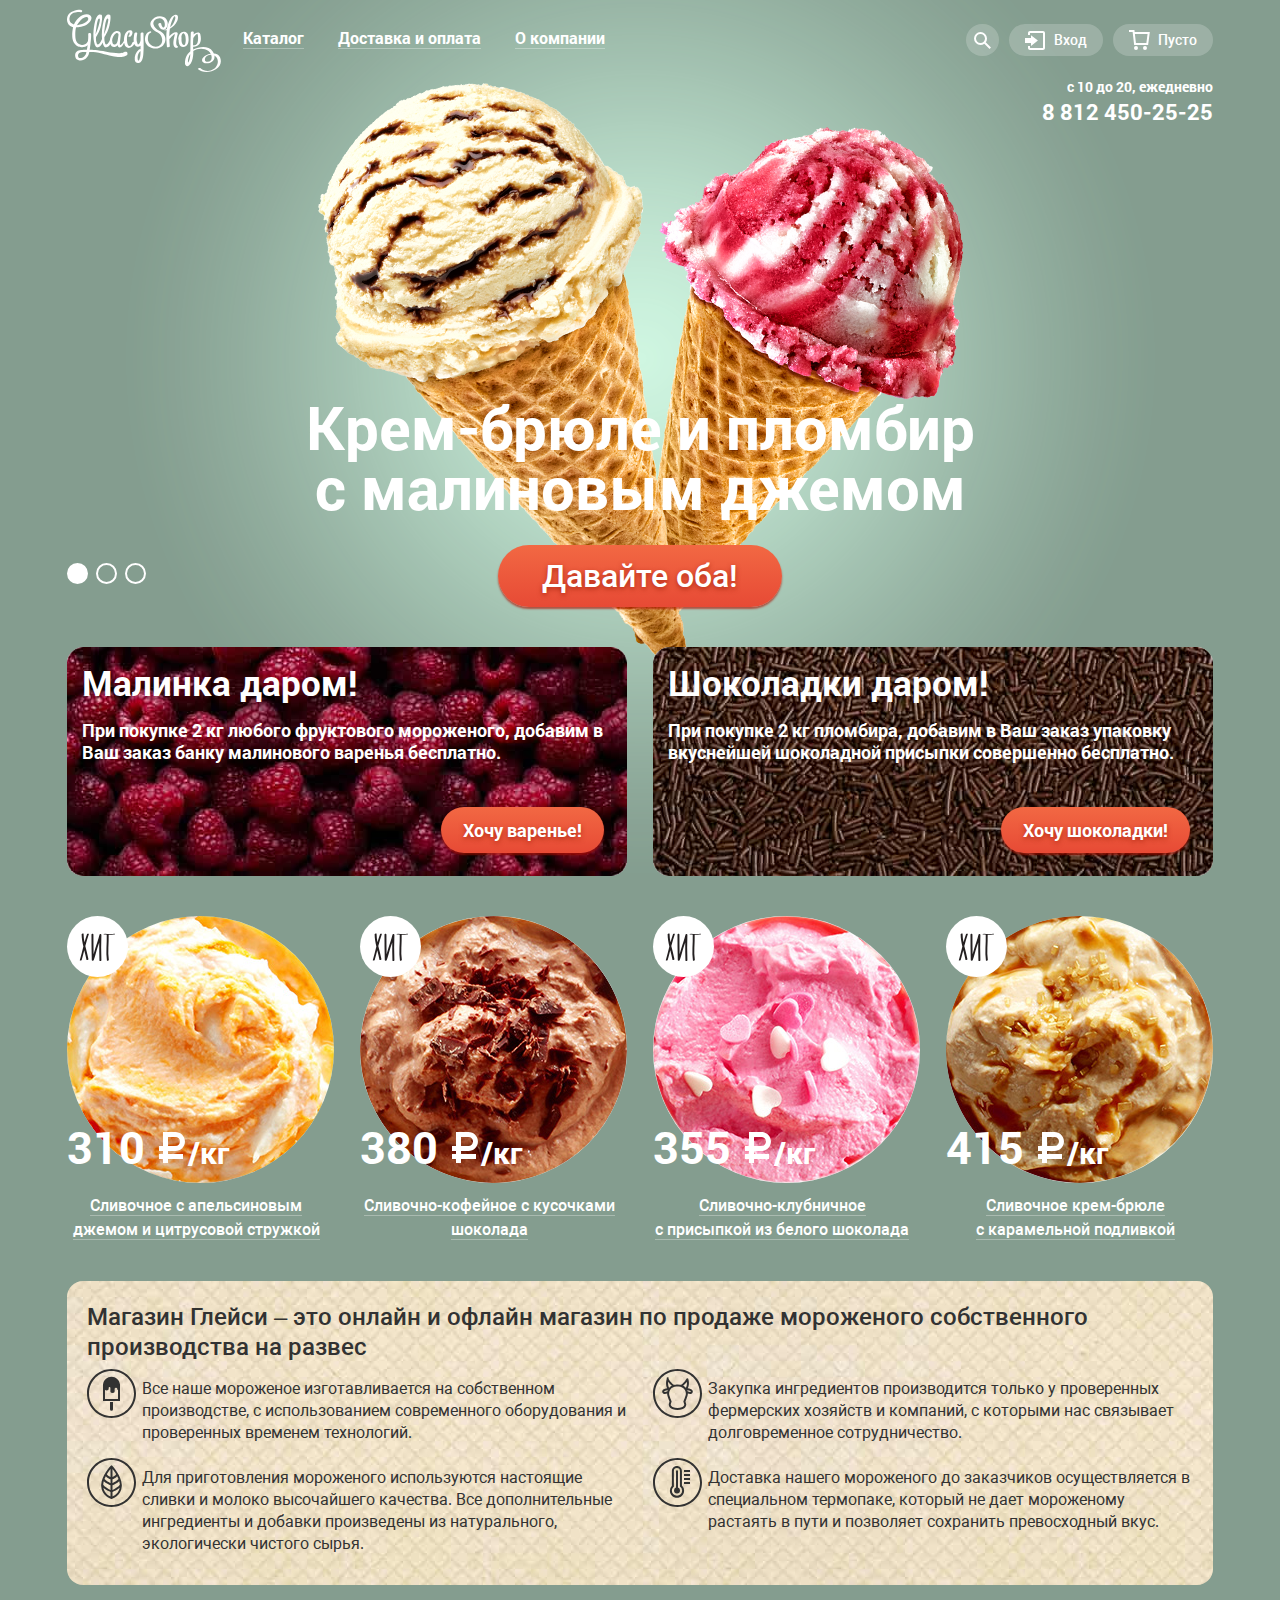
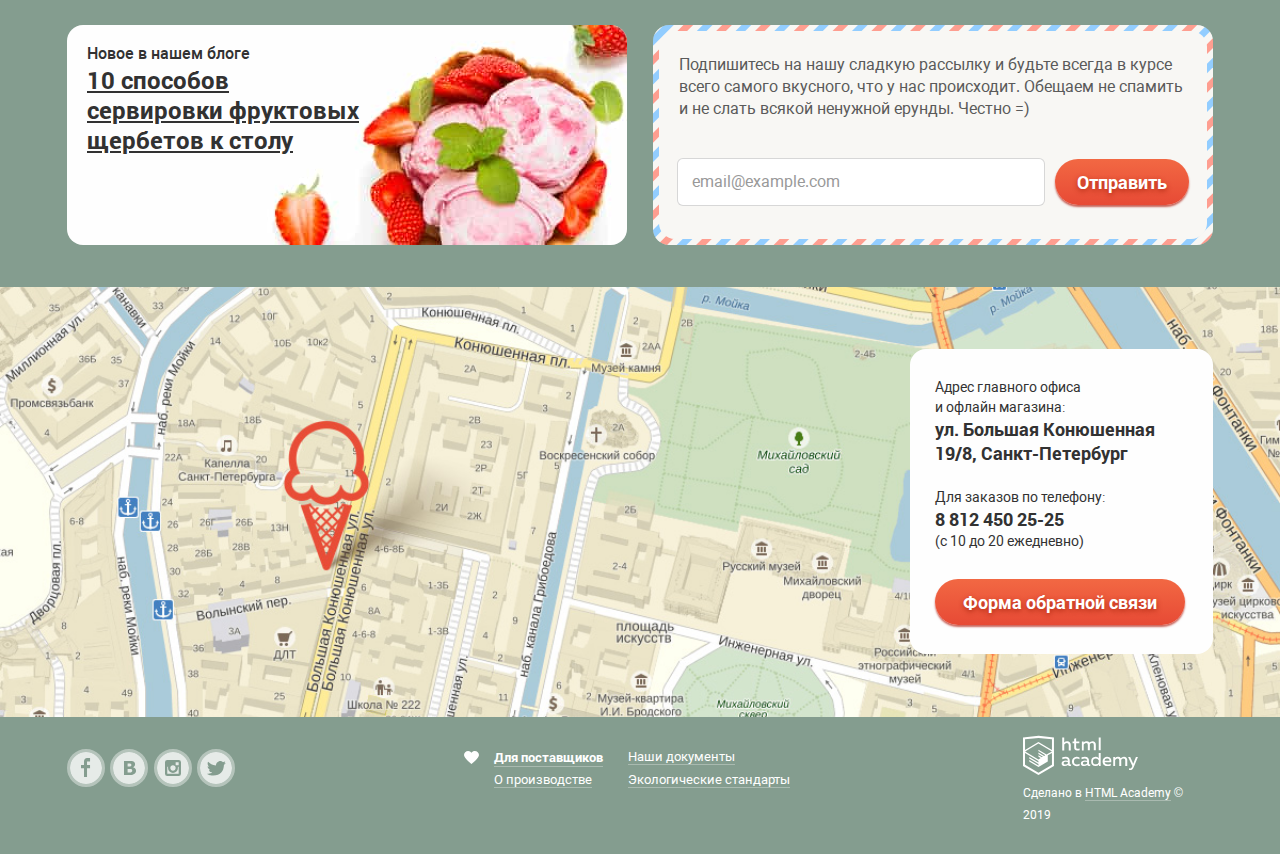
<file: index.html>
<!DOCTYPE html>
<html lang="ru">
  <head>
    <meta charset="utf-8">
    <meta name="viewport" content="width=device-width, initial-scale=1">
    <link rel="stylesheet" href="css/normalize.css">
    <link rel="stylesheet" href="css/style.min.css">
    <title>HTML Academy: Глейси</title>
  </head>
  <body>
    <div class="body-wrapper theme-1">
      <div class="page-wrapper">
        <header class="header">
          <div class="header-wrapper">
            <a href="#" class="logo">
              <img src="img/logo.svg" width="154" height="64" alt="Логотип" aria-label="Логотип">
            </a>
            <nav class="nav">
              <ul class="nav__list">
                <li class="nav__item catalog-nav">
                  <a href="#" class="nav__link">Каталог</a>
                  <ul class="catalog-nav__list catalog-nav__list--display">
                    <li class="catalog-nav__item"><a href="#" class="catalog-nav__link"><b>Новинки</b></a></li>
                    <li class="catalog-nav__item"><a href="./catalog.html" class="catalog-nav__link">Сливочное</a></li>
                    <li class="catalog-nav__item"><a href="#" class="catalog-nav__link">Щербеты</a></li>
                    <li class="catalog-nav__item"><a href="#" class="catalog-nav__link">Фруктовый лед</a></li>
                    <li class="catalog-nav__item"><a href="#" class="catalog-nav__link">Мелорин</a></li>
                  </ul>
                </li>
                <li class="nav__item">
                  <a href="#" class="nav__link">Доставка и оплата</a>
                </li>
                <li class="nav__item">
                  <a href="#" class="nav__link">О компании</a>
                </li>
              </ul>
            </nav>
            <div class="user-nav">
              <ul class="user-nav__list">
                <li class="user-nav__item user-nav__item--search">
                  <div class="popup popup--search">
                    <form class="search" action="https://echo.htmlacademy.ru" method="POST">
                      <label class="search__label visually-hidden" for="search-field">Введите запрос в строку поиска</label>
                      <input class="input input--search" type="text" id="search-field" placeholder="Крем-брюле" name="search-field" required>
                    </form>
                  </div>
                  <button class="nav-btns nav-btns--search" type="button" aria-label="Кнопка открытия формы поиска">
                    <svg width="17" height="17" viewBox="0 0 17 17"><path fill="#fff" d="M16.958 15.527L11.75 10.32A6.455 6.455 0 0 0 13 6.5 6.5 6.5 0 1 0 6.5 13a6.465 6.465 0 0 0 3.839-1.263l5.205 5.204 1.414-1.414zM6.5 11C4.019 11 2 8.981 2 6.5S4.019 2 6.5 2 11 4.019 11 6.5 8.981 11 6.5 11z"></path></svg>
                  </button>
                </li>
                <li class="user-nav__item user-nav__item--login">
                  <div class="popup popup--login">
                    <form class="login" action="https://echo.htmlacademy.ru" method="POST">
                      <label class="login__label visually-hidden" for="login-email"></label>
                      <input class="input input--login" type="email" id="login-email" placeholder="email@example.com" name="email">
                      <label class="login__label visually-hidden" for="login-pass"></label>
                      <input class="input input--login" type="password" id="login-pass" placeholder="*******" name="password">
                      <div class="login-btn">
                        <button class="button button-small" type="submit" aria-label="Кнопка отправки формы входа на сайт">Войти</button>
                        <ul class="login-btn__list">
                          <li class="login-btn__item"><a href="#" class="login-btn__link">Забыли пароль?</a></li>
                          <li class="login-btn__item"><a href="#" class="login-btn__link">Новая регистрация</a></li>
                        </ul>
                      </div>
                    </form>
                  </div>
                  <button class="nav-btns" type="button" aria-label="Кнопка открытия формы входа">
                    <svg width="21" height="19" viewBox="0 0 21 19"><g fill="#fff"><path d="M6 14.875L12.917 9.5 6 4.125v2.917H-.042v4.917H6z"></path><path d="M18 0H5C3.9 0 3 .9 3 2v2h2V2h13v15H5v-2H3v2c0 1.1.9 2 2 2h13c1.1 0 2-.9 2-2V2c0-1.1-.9-2-2-2z"></path></g></svg>
                    <span class="nav-btns__text">Вход</span>
                  </button>
                </li>
                <li class="user-nav__item">
                  <button class="nav-btns" type="button" aria-label="Кнопка открытия корзины">
                    <svg width="21" height="20" viewBox="0 0 21 20"><g fill="#fff"><path d="M5.657 2.031L5.422 0H0v2h3.64l1.5 13h13.988l1.699-12.969H5.657zM17.372 13H6.922L5.888 4.031h12.66L17.372 13z"></path><circle cx="6.984" cy="18" r="2"></circle><circle cx="15.984" cy="18" r="2"></circle></g></svg>
                    <span class="nav-btns__text">Пусто</span>
                  </button>
                </li>
              </ul>
            </div><!-- end .header-btns -->
          </div><!-- end .header-wrapper -->
          <div class="header-contacts">
            <p class="header-contacts__text">с 10 до 20, ежедневно</p>
            <a class="header-contacts__tel" href="tel:+78124502525">8 812 450-25-25</a>
          </div><!-- end .header-contacts -->
        </header>
        <main class="main">
          <h1 class="visually-hidden">Добро пожаловать в магазин мороженного "Глэйси"</h1>
          <section class="slider">
            <h2 class="visually-hidden">Попробуйте наши специальные предложения</h2>
            <ul class="slider__list">
              <li class="slider__item slider__item-1 slider__item--current">
                <h3 class="slider__title">Крем-брюле и пломбир с малиновым джемом</h3>
                <a href="#" class="button button--big">Давайте оба!</a>
              </li>
              <li class="slider__item slider__item-2">
                <h3 class="slider__title">Шоколадный пломбир и лимонный сорбет</h3>
                <a href="#" class="button button--big">Давайте оба!</a>
              </li>
              <li class="slider__item slider__item-3">
                <h3 class="slider__title">Пломбир с помадкой и клубничный щербет</h3>
                <a href="#" class="button button--big">Давайте оба!</a>
              </li>
            </ul>
            <div class="slider__controls">
              <button class="slider__button slider__button-1 slider__button--current" type="button" aria-label="Первый слайд"></button>
              <button class="slider__button slider__button-2" type="button" aria-label="Второй слайд"></button>
              <button class="slider__button slider__button-3" type="button" aria-label="Третий слайд"></button>
            </div>
          </section>
          <div class="content">
            <div class="gift gift--raspberry">
              <h3 class="gift__title">Малинка даром!</h3>
              <p class="gift__text">При покупке 2 кг любого фруктового мороженого, добавим в Ваш заказ банку малинового варенья бесплатно.</p>
              <a href="#" class="button button--medium">Хочу варенье!</a>
            </div>
            <div class="gift gift--chocolate">
              <h3 class="gift__title">Шоколадки даром!</h3>
              <p class="gift__text">При покупке 2 кг пломбира, добавим в Ваш заказ упаковку вкуснейшей шоколадной присыпки совершенно бесплатно.</p>
              <a href="#" class="button button--medium">Хочу шоколадки!</a>
            </div>
            <h2 class="visually-hidden">Хиты продаж</h2>
            <div class="goods goods--hit">
              <img class="goods__img" src="./img/creamy-orange.jpg" width="267" height="267" alt="Сливочное мороженное с апельсиновым джемом и цитрусовой стружкой">
              <p class="goods__cost">310<span class="goods__weight">/кг</span>
              </p>
              <h3 class="goods__title"><a href="#" class="goods__link">Сливочное с апельсиновым джемом и цитрусовой стружкой</a></h3>
              <a href="#" class="button goods__btn">Быстрый просмотр</a>
            </div>
            <div class="goods goods--hit">
              <img class="goods__img" src="./img/creamy-coffee.jpg" width="267" height="267" alt="Сливочно-кофейное мороженное с кусочками шоколада">
              <p class="goods__cost">380<span class="goods__weight">/кг</span>
              </p>
              <h3 class="goods__title"><a href="#" class="goods__link">Сливочно-кофейное с кусочками шоколада</a></h3>
              <a href="#" class="button goods__btn">Быстрый просмотр</a>
            </div>
            <div class="goods goods--hit">
              <img class="goods__img" src="./img/creamy-straw.jpg" width="267" height="267" alt="Сливочно-клубничное мороженное с присыпкой из белого шоколада">
              <p class="goods__cost">355<span class="goods__weight">/кг</span>
              </p>
              <h3 class="goods__title"><a href="#" class="goods__link">Сливочно-клубничное с&nbsp;присыпкой из&nbsp;белого шоколада</a></h3>
              <a href="#" class="button goods__btn">Быстрый просмотр</a>
            </div>
            <div class="goods goods--hit">
              <img class="goods__img" src="./img/creamy-creme-brulee.jpg" width="267" height="267" alt="Сливочное крем-брюле с карамельной подливкой">
              <p class="goods__cost">415<span class="goods__weight">/кг</span>
              </p>
              <h3 class="goods__title"><a href="#" class="goods__link">Сливочное крем-брюле с&nbsp;карамельной подливкой</a></h3>
              <a href="#" class="button goods__btn">Быстрый просмотр</a>
            </div>
            <section class="about-shop">
              <h2 class="about-shop__title">Магазин Глейси&nbsp;– это онлайн и&nbsp;офлайн магазин по&nbsp;продаже мороженого собственного производства на&nbsp;развес</h2>
              <ul class="about-shop__list">
                <li class="about-shop__item about-shop__item--ice-cream">
                  Все наше мороженое изготавливается на собственном производстве, с использованием современного оборудования и проверенных временем технологий.
                </li>
                <li class="about-shop__item about-shop__item--cow">
                  Закупка ингредиентов производится только у проверенных фермерских хозяйств и компаний, с которыми нас связывает долговременное сотрудничество.
                </li>
                <li class="about-shop__item about-shop__item--eco">
                  Для приготовления мороженого используются настоящие сливки и молоко высочайшего качества. Все дополнительные ингредиенты и добавки произведены из натурального, экологически чистого сырья.
                </li>
                <li class="about-shop__item about-shop__item--thermometer">
                  Доставка нашего мороженого до заказчиков осуществляется в специальном термопаке, который не дает мороженому растаять в пути и позволяет сохранить превосходный вкус.
                </li>
              </ul>
            </section><!-- end .about-shop -->
            <div class="new-post">
              <p class="new-post__title">Новое в нашем блоге</p>
              <a href="#" class="new-post__link">10 способов сервировки фруктовых щербетов к&nbsp;столу</a>
            </div>
            <section class="subscription">
              <h2 class="visually-hidden">Подпишитесь на нашу рассылку</h2>
              <div class="subscription__wrapper">
                <p class="subscription__text">Подпишитесь на нашу сладкую рассылку и будьте всегда в курсе всего самого вкусного, что у нас происходит. Обещаем не спамить и не слать всякой ненужной ерунды. Честно =)</p>
                <form action="https://echo.htmlacademy.ru" method="POST" class="subscription__form">
                  <label for="subscription-input" class="subscription__label"></label>
                  <input class="input input--sub" type="email" id="subscription-input" name="email:" placeholder="email@example.com">
                  <button type="submit" class="button subscription__btn">Отправить</button>
                </form><!-- end .subscription__form -->
              </div><!-- end .subscription__wrapper -->
            </section><!-- end .subscription -->
          </div><!-- end .main-content -->
        </main>
      </div><!-- end .page-wrapper -->
      <section class="location">
        <h2 class="visually-hidden">Ждем Вас по адресу</h2>
        <div class="location-container">
          <div class="contacts">
            <p class="contacts__adress">Адрес главного офиса и&nbsp;офлайн&nbsp;магазина:<b>ул. Большая Конюшенная 19/8, Санкт-Петербург</b></p>
            <p class="contacts__order">Для заказов по телефону:
              <a class="contacts__link" href="tel:+78124502525">8 812 450 25-25</a>
              (с 10 до 20 ежедневно)
            </p>
            <a class="button contacts__btn" href="#" aria-label="Форма обратной связи">Форма обратной связи</a>
          </div><!-- end .contacts -->
        </div>
      </section><!-- end .location -->
      <section class="popup popup--feedback">
        <h2 class="popup__title">Мы обязательно вам ответим!</h2>
        <form class="feedback" action="https://echo.htmlacademy.ru" method="POST">
          <label class="feedback__label visually-hidden" for="feedback-name"></label>
          <input class="input input--feedback" type="text" id="feedback-name" placeholder="Имя Фамилия" name="name">
          <label class="feedback__label visually-hidden" for="feedback-email"></label>
          <input class="input input--feedback" type="email" id="feedback-email" placeholder="email@example.com" name="email">
          <label class="feedback__label visually-hidden" for="feedback-field"></label>
          <textarea class="feedback__field" name="feedback-field" id="feedback-field" cols="50" rows="4" placeholder="В свободной форме"></textarea>
          <button class="button" type="submit">Отправить</button>
          <a href="#" class="feedback__close">
            <svg width="18" height="17" fill="none"><path d="M18 1.42L16.49 0l-7.5 7.08L1.5 0 0 1.42l7.5 7.07L0 15.57 1.5 17 9 9.92 16.48 17 18 15.57 10.5 8.5 18 1.42z" fill="#231F20"/></svg>
          </a>
        </form>
      </section><!-- end .feedback -->
      <div class="page-wrapper">
        <footer class="footer">
          <div class="social">
            <h3 class="visually-hidden">Мы в социальных сетях</h3>
            <ul class="social__list">
              <li class="social__item">
                <a href="#" class="social__btn">
                  <span class="visually-hidden">Facebook</span>
                  <svg width="32" height="32" viewBox="0 0 32 32"><path fill="#FFF" d="M16 0C7.164 0 0 7.163 0 16s7.164 16 16 16c8.837 0 16-7.164 16-16S24.837 0 16 0zm4.062 9.455h-3.021v3.444h3.021v3.445h-3.021v8.61H14.02v-8.61H11v-3.445h3.021V9.455c0-1.902 1.353-3.445 3.021-3.445h3.021v3.445z"></path></svg>
                </a>
              </li>
              <li class="social__item">
                <a href="#" class="social__btn">
                  <span class="visually-hidden">VK</span>
                  <svg width="32" height="32" viewBox="0 0 32 32"><g fill="#FFF"><path d="M16.637 14.495c.402-.019.719-.082.951-.188.326-.145.54-.33.641-.559.101-.229.15-.496.15-.797 0-.232-.058-.465-.174-.697-.116-.232-.322-.405-.617-.517-.264-.1-.592-.155-.984-.165a76.242 76.242 0 0 0-1.652-.014h-.339v2.965h.565c.571 0 1.057-.009 1.459-.028zM18.118 17.084c-.282-.081-.672-.125-1.166-.132a127.97 127.97 0 0 0-1.55-.009h-.79v3.493h.264c1.014 0 1.74-.003 2.18-.009a3.2 3.2 0 0 0 1.212-.245c.377-.157.633-.364.774-.625s.214-.562.214-.9c0-.446-.088-.788-.261-1.03-.17-.241-.464-.423-.877-.543z"></path><path d="M16 0C7.164 0 0 7.164 0 16c0 8.837 7.164 16 16 16 8.837 0 16-7.163 16-16 0-8.836-7.163-16-16-16zm6.602 20.531a3.73 3.73 0 0 1-1.124 1.327c-.552.415-1.161.71-1.823.886s-1.501.264-2.519.264h-6.121V8.987h5.443c1.13 0 1.957.038 2.48.113a5.126 5.126 0 0 1 1.561.5c.533.27.929.632 1.189 1.087.26.455.392.975.392 1.558 0 .678-.179 1.278-.536 1.795-.358.518-.863.92-1.517 1.208v.075c.917.182 1.642.559 2.179 1.13.537.571.807 1.325.807 2.261 0 .678-.138 1.283-.411 1.817z"></path></g></svg>
                </a>
              </li>
              <li class="social__item">
                <a href="#" class="social__btn">
                  <span class="visually-hidden">Instagram</span>
                  <svg width="32" height="32" viewBox="0 0 32 32"><g fill="#FFF"><path d="M20.916 16a4.938 4.938 0 1 1-9.877 0c0-.394.051-.773.138-1.14h-.897v6.838h11.396V14.86h-.897c.086.367.137.746.137 1.14z"></path><path d="M15.978 18.659c1.466 0 2.659-1.193 2.659-2.659s-1.193-2.659-2.659-2.659c-1.466 0-2.659 1.193-2.659 2.659s1.192 2.659 2.659 2.659zM18.637 10.302h3.039v3.039h-3.039z"></path><path d="M16 0C7.164 0 0 7.164 0 16c0 8.837 7.164 16 16 16 8.837 0 16-7.163 16-16 0-8.836-7.163-16-16-16zm7.955 21.698a2.285 2.285 0 0 1-2.279 2.279H10.279A2.285 2.285 0 0 1 8 21.698V10.302a2.286 2.286 0 0 1 2.279-2.279h11.396a2.286 2.286 0 0 1 2.279 2.279v11.396z"></path></g></svg>
                </a>
              </li>
              <li class="social__item">
                <a href="#" class="social__btn">
                  <span class="visually-hidden">Twitter</span>
                  <svg width="32" height="32" viewBox="0 0 32 32"><path fill="#FFF" d="M16 0C7.164 0 0 7.164 0 16c0 8.837 7.164 16 16 16 8.837 0 16-7.163 16-16 0-8.836-7.163-16-16-16zm7.944 12.809c-.251 6.516-3.463 10.832-10.992 10.702h-.486c-.447 0-4.543-.443-5.344-1.823 2.479.19 4.247-.406 5.12-1.136-1.048-.289-2.923-.461-3.251-2.848.384.104.618.221 1.299.113-1.307-.824-2.758-1.519-2.679-3.643.311.317 1.164.518 1.46.457-.768-.233-2.149-3.244-.974-4.781 1.984 1.79 4.075 3.482 7.804 3.643.227-2.214 1.24-3.699 3.168-4.325 1.84-.479 3.255.26 3.901 1.138.737-.224 1.453-.466 2.193-.685-.004.833-.569 1.463-.935 1.709.747.165 1.423-.475 1.423-.475-.184.963-1.094 1.725-1.707 1.954z"></path></svg>
                </a>
              </li>
            </ul><!-- end .social__list -->
          </div><!-- end .social -->
          <div class="footer-info">
            <ul class="footer-info__list">
              <li class="footer-info__item footer-info__heart">
                <svg width="15" height="13" viewBox="0 0 15 13"><path fill="#FFF" d="M10.799 0c-1.35 0-2.551.65-3.3 1.661A4.097 4.097 0 0 0 4.199 0C1.875 0 0 1.806 0 4.044 0 7.223 7.499 13 7.499 13s7.499-5.777 7.499-8.956C14.998 1.806 13.123 0 10.799 0z"></path></svg>
                <a href="#" class="footer-info__link">Для поставщиков</a>
              </li>
              <li class="footer-info__item">
                <a href="#" class="footer-info__link">Наши документы</a>
              </li>
              <li class="footer-info__item">
                <a href="#" class="footer-info__link">О производстве</a>
              </li>
              <li class="footer-info__item">
                <a href="#" class="footer-info__link">Экологические стандарты</a>
              </li>
            </ul>
          </div><!-- end .footer-info -->
          <div class="footer__copyright">
            <a class="footer__btn" href="https://htmlacademy.ru/intensive/htmlcss" target="_blank" aria-label="Онлайн‑курс HTML и CSS. Профессиональная вёрстка сайтов">
              <svg width="115" height="41" data-name="Layer 1" viewBox="0 0 108.08 36.85"><path d="M44.61 26.86a2 2 0 00.55-.1v1.33a3.25 3.25 0 01-1.18.21 1.67 1.67 0 01-1.67-1 4.84 4.84 0 01-3.14 1.08c-1.51 0-2.91-.83-2.91-2.55 0-2.13 2-2.79 3.71-2.79a11.08 11.08 0 012.17.25v-.3c0-1-.76-1.77-2.19-1.77a7.42 7.42 0 00-3 .64v-1.7a10.21 10.21 0 013.19-.55c2.36 0 3.81 1.12 3.81 3.65v3a.54.54 0 00.49.59h.17zm-6.44-1.13a1.35 1.35 0 001.46 1.25h.11a3.39 3.39 0 002.41-1v-1.42a9.72 9.72 0 00-1.81-.21c-1 0-2.16.33-2.16 1.38zm12.36-6.11a5 5 0 012.57.64v1.72a4.08 4.08 0 00-2.3-.7 2.75 2.75 0 100 5.49 5 5 0 002.43-.64v1.71a6.27 6.27 0 01-2.76.57A4.21 4.21 0 0146 24.49v-.41a4.32 4.32 0 014.18-4.46h.38zm12.17 7.24a2 2 0 00.55-.1v1.33a3.25 3.25 0 01-1.18.21 1.67 1.67 0 01-1.67-1 4.84 4.84 0 01-3.14 1.08c-1.51 0-2.91-.83-2.91-2.55 0-2.13 2-2.79 3.71-2.79a11.08 11.08 0 012.17.25v-.3c0-1-.76-1.77-2.19-1.77a7.42 7.42 0 00-3 .64v-1.7a10.21 10.21 0 013.19-.55c2.36 0 3.81 1.12 3.81 3.65v3a.54.54 0 00.49.59h.17zm-6.44-1.13a1.35 1.35 0 001.47 1.25h.11a3.39 3.39 0 002.41-1v-1.42a9.72 9.72 0 00-1.81-.21c-1.06 0-2.16.33-2.16 1.38zM73 15.98v12.2h-1.65v-1.32a3.88 3.88 0 01-3.19 1.54 4.4 4.4 0 010-8.78 3.81 3.81 0 013 1.3v-4.94H73zm-4.53 5.22a2.76 2.76 0 100 5.52 2.86 2.86 0 002.68-1.74v-2a2.91 2.91 0 00-2.66-1.73zM79 19.62c3.31 0 4.46 2.68 3.92 5.09H76.7c.21 1.5 1.67 2.11 3.19 2.11a6.11 6.11 0 002.64-.59v1.6a7.14 7.14 0 01-3 .57c-2.53 0-4.75-1.42-4.75-4.42a4.18 4.18 0 014-4.39H79zm.09 1.54a2.28 2.28 0 00-2.44 2.1v.06h4.65a2 2 0 00-2.17-2.16zm5.73 7v-8.31h1.65v1a3.81 3.81 0 012.78-1.27 2.86 2.86 0 012.64 1.4 4.12 4.12 0 012.91-1.33 3.06 3.06 0 013.2 3.33v5.2h-1.9v-5.15a1.59 1.59 0 00-1.42-1.75h-.26a2.8 2.8 0 00-2.07 1.12v5.78h-1.9v-5.15A1.59 1.59 0 0089 21.29h-.2a3 3 0 00-2.21 1.29v5.63h-1.73zm21.31-8.33h1.9l-3.91 9.46c-.9 2.17-2.09 2.86-3.35 2.86a4.76 4.76 0 01-1.1-.14v-1.57a2.86 2.86 0 00.85.12c.9 0 1.58-.64 2.07-1.9l.17-.42-4-8.4h2l2.86 6.29zM38.73 1.44V6.2a3.81 3.81 0 012.7-1.14 3.25 3.25 0 013.44 3.4v5.15H43V8.7a1.81 1.81 0 00-1.61-2h-.3a2.93 2.93 0 00-2.32 1.39v5.52h-1.9V1.44h1.9zm11.21.85v3h3v1.6h-3v3.81c0 1.1.5 1.46 1.58 1.46a4.49 4.49 0 001.69-.33v1.6a6.8 6.8 0 01-2.21.35 2.55 2.55 0 01-2.86-2.74V6.87h-1.56V5.24h1.5V2.72zm5.4 11.31V5.26H57v1a3.81 3.81 0 012.77-1.28 2.86 2.86 0 012.6 1.33 4.12 4.12 0 012.91-1.33 3.06 3.06 0 013.16 3.4v5.21h-1.9V8.44a1.59 1.59 0 00-1.42-1.75h-.23a2.8 2.8 0 00-2.07 1.12v5.78h-1.9V8.44a1.59 1.59 0 00-1.42-1.75h-.23a3 3 0 00-2.21 1.29v5.63h-1.72zM71.17 1.43H73v12.15h-1.83V1.43zM14.71-.02h-.16L0 1.52v26.67l14.55 8.66 14.55-8.66V1.52zm12.5 27.1l-12.66 7.54L1.9 27.1V16.16l12.59 7.5v1.32l-8.63-5.1v1.31l8.68 5.21v1.39l-8.67-5.16v1.35l8.68 5.21 8.75-5.24v-5.66l3.9-2.31V27.1zm0-12.53l-3.48 2-1.6 1-7.62-4.57v1.31L21 18.21l-.14.09-1 .54-5.37-3.2v1.34l4.24 2.52-1 .67-3.2-1.9v1.31l2.1 1.24-2.13 1.26L2 14.63l12.51-7.54zm0-1.32L14.49 5.74 1.91 13.23v-10L14.56 1.9l12.65 1.33v10z" fill="#ffffff"/></svg>
            </a>
            <p class="footer__text">Сделано в <a href="https://htmlacademy.ru/intensive/htmlcss" class="footer__link">HTML Academy</a> © 2019</p>
          </div><!-- end .footer__copyright -->
        </footer>
      </div><!-- end .page-wrapper -->
    </div>
    <script type="text/javascript" src="js/script.min.js"></script>
  </body>
</html>
</file>
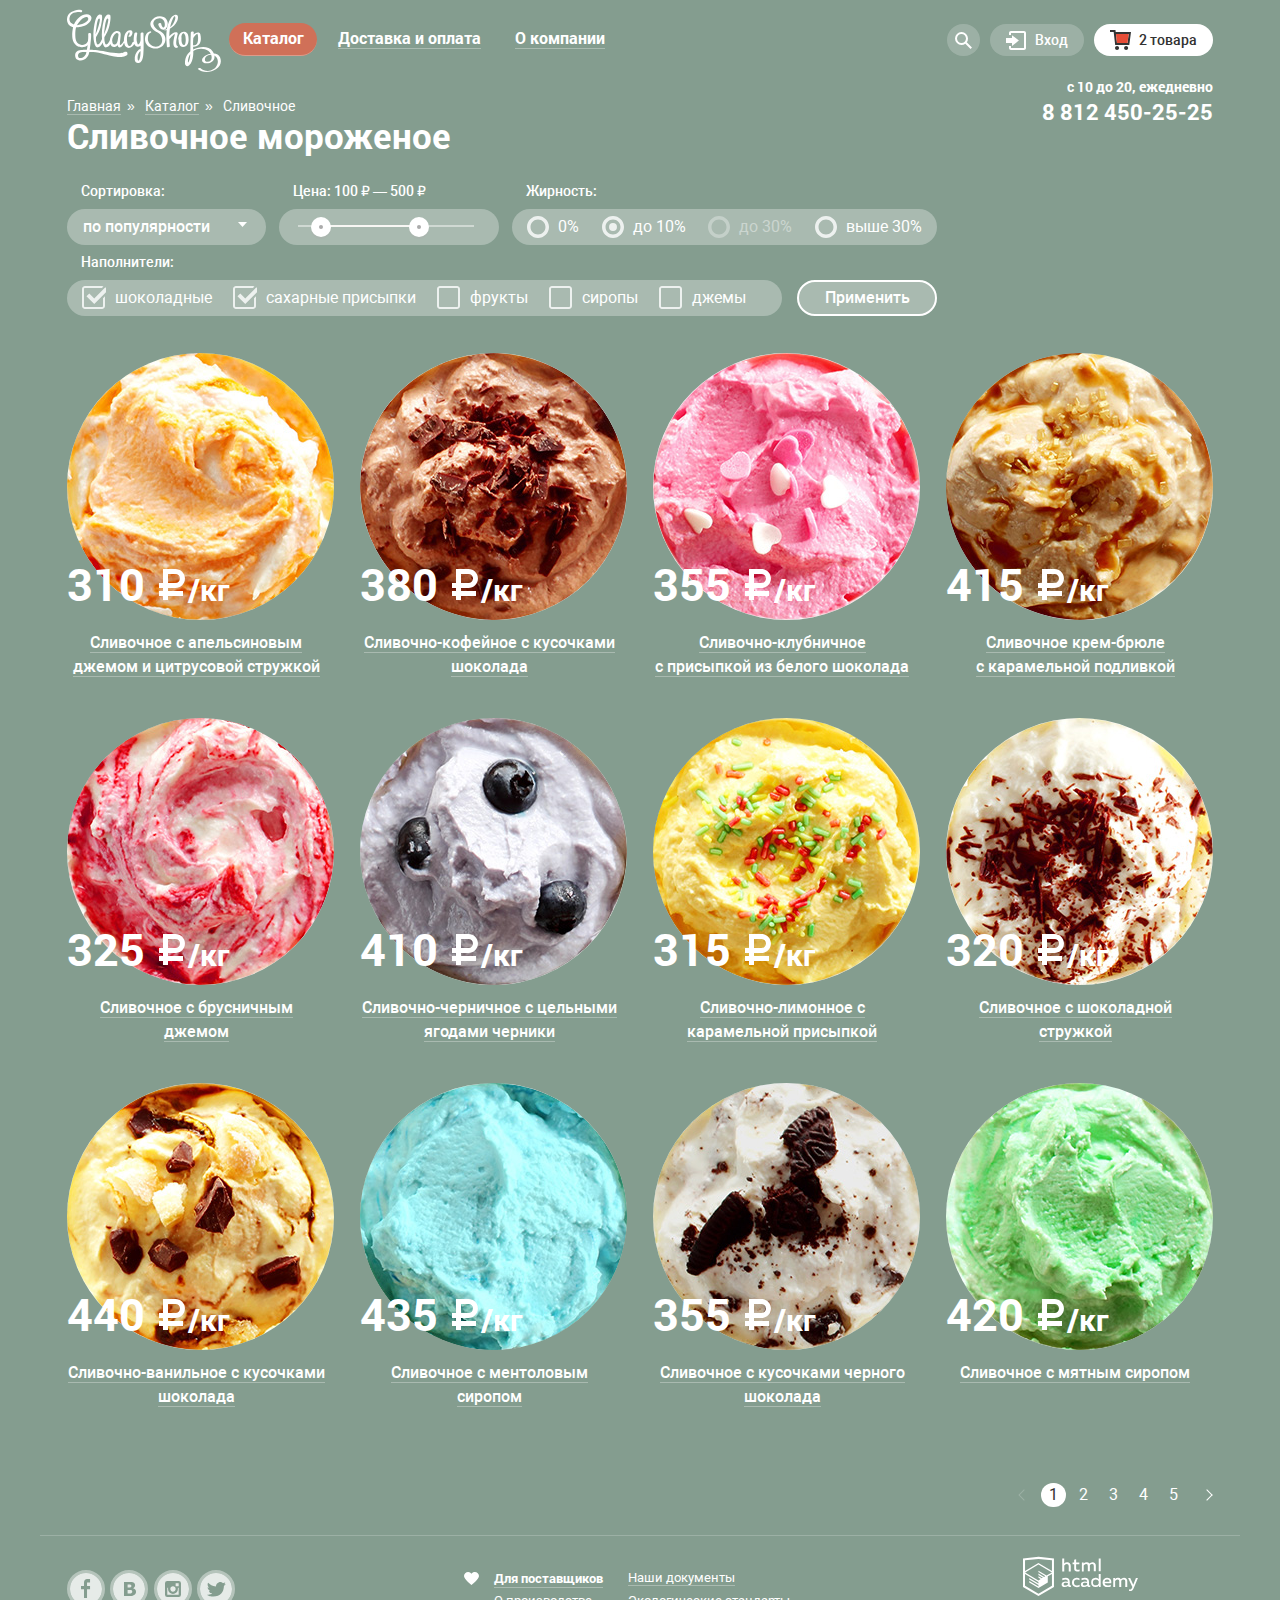
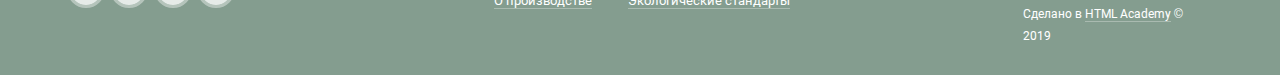
<file: catalog.html>
<!DOCTYPE html>
<html lang="ru">
  <head>
    <meta charset="utf-8">
    <meta name="viewport" content="width=device-width, initial-scale=1">
    <link rel="stylesheet" href="css/normalize.css">
    <link rel="stylesheet" href="css/style.min.css">
    <title>HTML Academy: Глейси</title>
  </head>
  <body>
    <div class="page-wrapper">
      <header class="header">
        <div class="header-wrapper">
          <a href="index.html" class="logo">
            <img src="img/logo.svg" width="154" height="64" alt="Логотип">
          </a>
          <nav class="nav">
            <ul class="nav__list">
              <li class="nav__item catalog-nav">
                <a href="#" class="nav__link nav__link--current">Каталог</a>
                <ul class="catalog-nav__list catalog-nav__list--display">
                  <li class="catalog-nav__item"><a href="#" class="catalog-nav__link"><b>Новинки</b></a></li>
                  <li class="catalog-nav__item catalog-nav__item--current"><a href="#" class="catalog-nav__link">Сливочное</a></li>
                  <li class="catalog-nav__item"><a href="#" class="catalog-nav__link">Щербеты</a></li>
                  <li class="catalog-nav__item"><a href="#" class="catalog-nav__link">Фруктовый лед</a></li>
                  <li class="catalog-nav__item"><a href="#" class="catalog-nav__link">Мелорин</a></li>
                </ul>
              </li>
              <li class="nav__item">
                <a href="#" class="nav__link">Доставка и оплата</a>
              </li>
              <li class="nav__item">
                <a href="#" class="nav__link">О компании</a>
              </li>
            </ul>
          </nav>
          <div class="user-nav">
            <ul class="user-nav__list">
              <li class="user-nav__item user-nav__item--search">
                <div class="popup popup--search">
                  <form class="search" action="https://echo.htmlacademy.ru" method="POST">
                    <label class="search__label visually-hidden" for="search-field">Введите запрос в строку поиска</label>
                    <input class="input input--search" type="text" id="search-field" placeholder="Крем-брюле" name="search-field" required>
                  </form>
                </div>
                <button class="nav-btns nav-btns--search" type="button" aria-label="Кнопка открытия формы поиска">
                  <svg width="17" height="17" viewBox="0 0 17 17"><path fill="#fff" d="M16.958 15.527L11.75 10.32A6.455 6.455 0 0 0 13 6.5 6.5 6.5 0 1 0 6.5 13a6.465 6.465 0 0 0 3.839-1.263l5.205 5.204 1.414-1.414zM6.5 11C4.019 11 2 8.981 2 6.5S4.019 2 6.5 2 11 4.019 11 6.5 8.981 11 6.5 11z"></path></svg>
                </button>
              </li>
              <li class="user-nav__item user-nav__item--login">
                <div class="popup popup--login">
                  <form class="login" action="https://echo.htmlacademy.ru" method="POST">
                    <label class="login__label visually-hidden" for="login-email"></label>
                    <input class="input input--login" type="email" id="login-email" placeholder="email@example.com" name="email">
                    <label class="login__label visually-hidden" for="login-pass"></label>
                    <input class="input input--login" type="password" id="login-pass" placeholder="*******" name="password">
                    <div class="login-btn">
                      <button class="button button-small" type="submit" aria-label="Кнопка отправки формы входа на сайт">Войти</button>
                      <ul class="login-btn__list">
                        <li class="login-btn__item"><a href="#" class="login-btn__link">Забыли пароль?</a></li>
                        <li class="login-btn__item"><a href="#" class="login-btn__link">Новая регистрация</a></li>
                      </ul>
                    </div>
                  </form>
                </div>
                <button class="nav-btns" type="button" aria-label="Кнопка открытия формы входа">
                  <svg width="21" height="19" viewBox="0 0 21 19"><g fill="#fff"><path d="M6 14.875L12.917 9.5 6 4.125v2.917H-.042v4.917H6z"></path><path d="M18 0H5C3.9 0 3 .9 3 2v2h2V2h13v15H5v-2H3v2c0 1.1.9 2 2 2h13c1.1 0 2-.9 2-2V2c0-1.1-.9-2-2-2z"></path></g></svg>
                  <span class="nav-btns__text">Вход</span>
                </button>
              </li>
              <li class="user-nav__item user-nav__item--cart">
                <div class="popup popup--cart">
                  <div class="cart">
                    <div class="cart-item">
                      <a href="#" class="cart-item__link-remove">
                        <svg width="11" height="11" viewBox="0 0 11 11"><path fill="#231F20" d="M10.979.728l-.708-.707L5.5 4.792.729.021.021.728 4.793 5.5.021 10.271l.707.708L5.5 6.207l4.771 4.772.708-.708L6.207 5.5z"/></svg>
                      </a>
                      <img class="cart-item__img" src="img/creamy-orange-little.jpg" width="33" height="33" alt="Пломбир с апельсиновым джемом">
                      <p class="cart-item__name">Пломбир с апельсиновым джемом</p>
                      <p class="cart-item__weight">1,5 кг х <span>200 руб.</span></p>
                      <p class="cart-item__cost">300 руб.</p>
                    </div><!-- end .cart-item -->
                    <div class="cart-item">
                      <a href="#" class="cart-item__link-remove">
                        <svg width="11" height="11" viewBox="0 0 11 11"><path fill="#231F20" d="M10.979.728l-.708-.707L5.5 4.792.729.021.021.728 4.793 5.5.021 10.271l.707.708L5.5 6.207l4.771 4.772.708-.708L6.207 5.5z"/></svg>
                      </a>
                      <img class="cart-item__img" src="img/creamy-straw-little.jpg" width="33" height="33" alt="Клубничный пломбир с присыпкой из белого шоколада">
                      <p class="cart-item__name">Клубничный пломбир с&nbsp;присыпкой из&nbsp;белого шоколада</p>
                      <p class="cart-item__weight">1,5 кг х <span>300 руб.</span></p>
                      <p class="cart-item__cost">450 руб.</p>
                    </div><!-- end .cart-item -->
                  </div><!-- end .cart -->
                  <div class="cart-total">
                    <p class="cart-total__amount">Итого 750 руб.</p>
                    <a href="#" class="button button-small" aria-label="Перейти на страницу оформления заказа">Оформить заказ</a>
                  </div>
                </div>
                <button class="nav-btns nav-btns--cart" type="button" aria-label="Кнопка открытия корзины">
                  <svg width="21" height="20" viewBox="0 0 21 20" fill="none" xmlns="http://www.w3.org/2000/svg">
                    <path d="M7.03359 20C8.14664 20 9.04894 19.1046 9.04894 18C9.04894 16.8954 8.14664 16 7.03359 16C5.92054 16 5.01823 16.8954 5.01823 18C5.01823 19.1046 5.92054 20 7.03359 20Z" fill="#343434"/>
                    <path d="M16.1027 20C17.2157 20 18.118 19.1046 18.118 18C18.118 16.8954 17.2157 16 16.1027 16C14.9896 16 14.0873 16.8954 14.0873 18C14.0873 19.1046 14.9896 20 16.1027 20Z" fill="#343434"/>
                    <path d="M5.70345 2L5.46161 0H0V2H3.66795L5.17946 15H19.2869L21 2H5.70345ZM17.5034 13H6.97313L5.96545 4H18.6924L17.5034 13Z" fill="#343434"/>
                    <path class="nav-btns--red" d="M5.93506 4.03003L6.97297 13H17.5032L18.6923 4.03003H5.93506Z" fill="#E84D37"/>
                    </svg>
                  <span class="nav-btns__text">2 товара</span>
                </button>
              </li>
            </ul>
          </div><!-- end .header-btns -->
        </div><!-- end .header-wrapper -->
        <div class="breadcrumbs-contacts">
          <ul class="breadcrumbs">
            <li class="breadcrumbs__item"><a href="./index.html" class="breadcrumbs__link">Главная</a></li>
            <li class="breadcrumbs__item"><a href="#" class="breadcrumbs__link">Каталог</a></li>
            <li class="breadcrumbs__item">Сливочное</li>
          </ul>
          <div class="header-contacts">
            <p class="header-contacts__text">с 10 до 20, ежедневно</p>
            <a class="header-contacts__tel" aria-label="Свяжитесь с нами по телефону 8 812 450-25-25" href="tel:+78124502525">8 812 450-25-25</a>
          </div><!-- end .header-contacts -->
        </div>
      </header>
      <main class="main">
        <h1 class="catalog-title">Cливочное мороженое</h1>
        <form class="filter" action="https://echo.htmlacademy.ru" method="POST">
          <fieldset class="filter__fieldset">
            <legend class="filter__title">Сортировка:</legend>
            <div class="sort-select-wrapper">
              <select class="sort-select" name="sort-select">
                <option class="sort-select__item" value="popularity">по популярности</option>
                <option class="sort-select__item" value="chip-first">сначала недорогие</option>
                <option class="sort-select__item" value="expensive-first">сначала дорогие</option>
                <option class="sort-select__item" value="fat">по жирности</option>
              </select>
            </div><!--end .sort-select-wrapper-->
          </fieldset><!--end .sort-->
          <fieldset class="filter__fieldset">
            <legend class="filter__title">Цена: 100 &#8381; &mdash; 500 &#8381;</legend>
            <div class="range">
              <div class="range__scale">
                <div class="range__bar"></div>
              </div>
              <button class="range__toggle range__toggle--min" type="button" aria-label="Минимальная стоимость"></button>
              <button class="range__toggle range__toggle--max" type="button" aria-label="Максимальная стоимость"></button>
            </div><!--end .range-->
          </fieldset><!--end .filter__fieldset-->
          <fieldset class="filter__fieldset">
            <legend class="filter__title">Жирность:</legend>
            <div class="filter-wrapper">
              <label class="radio" for="fat-0">
                <input class="radio__input visually-hidden" type="radio" id="fat-0" value="0%" name="fat">
                <span class="radio__icon"></span>
                0%
              </label>
              <label class="radio" for="fat-10">
                <input class="radio__input visually-hidden" type="radio" id="fat-10" value="less-10%" name="fat" checked>
                <span class="radio__icon"></span>
                до 10%
              </label>
              <label class="radio radio--disabled" for="fat-30">
                <input class="radio__input visually-hidden" type="radio" id="fat-30" value="less-30%" name="fat" disabled>
                <span class="radio__icon"></span>
                до 30%
              </label>
              <label class="radio" for="fat-up-30">
                <input class="radio__input visually-hidden" type="radio" id="fat-up-30" value="more-30%" name="fat">
                <span class="radio__icon"></span>
                выше 30%
              </label>
            </div>
          </fieldset><!--end .fat-->
          <fieldset class="filter__fieldset">
            <legend class="filter__title">Наполнители:</legend>
            <div class="filter-wrapper">
              <label class="checkbox" for="filler-chocolate">
                <input class="checkbox__input visually-hidden" type="checkbox" id="filler-chocolate" value="chocolate" name="filler-chocolate" checked>
                <span class="checkbox__icon"></span>
                шоколадные
              </label>
              <label class="checkbox" for="filler-sugar">
                <input class="checkbox__input visually-hidden" type="checkbox" id="filler-sugar" value="sugar" name="filler-sugar" checked>
                <span class="checkbox__icon"></span>
                сахарные присыпки
              </label>
              <label class="checkbox" for="filler-fruit">
                <input class="checkbox__input visually-hidden" type="checkbox" id="filler-fruit" value="fruit" name="filler-fruit">
                <span class="checkbox__icon"></span>
                фрукты
              </label>
              <label class="checkbox" for="filler-syrup">
                <input class="checkbox__input visually-hidden" type="checkbox" id="filler-syrup" value="syrup" name="filler-syrup">
                <span class="checkbox__icon"></span>
                сиропы
              </label>
              <label class="checkbox" for="filler-jam">
                <input class="checkbox__input visually-hidden" type="checkbox" id="filler-jam" value="jam" name="filler-jam">
                <span class="checkbox__icon"></span>
                джемы
              </label>
            </div>
          </fieldset><!--end .filler-->
          <button class="filter-btn" type="submit">Применить</button>
        </form>
        <div class="content">
          <div class="goods">
            <img class="goods__img" src="./img/creamy-orange.jpg" width="267" height="267" alt="Сливочное мороженное с апельсиновым джемом и цитрусовой стружкой">
            <p class="goods__cost">310<span class="goods__weight">/кг</span>
            </p>
            <h3 class="goods__title"><a href="#" class="goods__link">Сливочное с апельсиновым джемом и цитрусовой стружкой</a></h3>
            <a href="#" class="button goods__btn">Быстрый просмотр</a>
          </div>
          <div class="goods">
            <img class="goods__img" src="./img/creamy-coffee.jpg" width="267" height="267" alt="Сливочно-кофейное мороженное с кусочками шоколада">
            <p class="goods__cost">380<span class="goods__weight">/кг</span>
            </p>
            <h3 class="goods__title"><a href="#" class="goods__link">Сливочно-кофейное с кусочками шоколада</a></h3>
            <a href="#" class="button goods__btn">Быстрый просмотр</a>
          </div>
          <div class="goods">
            <img class="goods__img" src="./img/creamy-straw.jpg" width="267" height="267" alt="Сливочно-клубничное мороженное с присыпкой из белого шоколада">
            <p class="goods__cost">355<span class="goods__weight">/кг</span>
            </p>
            <h3 class="goods__title"><a href="#" class="goods__link">Сливочно-клубничное с&nbsp;присыпкой из&nbsp;белого шоколада</a></h3>
            <a href="#" class="button goods__btn">Быстрый просмотр</a>
          </div>
          <div class="goods">
            <img class="goods__img" src="./img/creamy-creme-brulee.jpg" width="267" height="267" alt="Сливочное крем-брюле с карамельной подливкой">
            <p class="goods__cost">415<span class="goods__weight">/кг</span>
            </p>
            <h3 class="goods__title"><a href="#" class="goods__link">Сливочное крем-брюле с&nbsp;карамельной подливкой</a></h3>
            <a href="#" class="button goods__btn">Быстрый просмотр</a>
          </div>
          <div class="goods">
            <img class="goods__img" src="./img/creamy-lingon.jpg" width="267" height="267" alt="Сливочное с брусничным джемом">
            <p class="goods__cost">325<span class="goods__weight">/кг</span>
            </p>
            <h3 class="goods__title"><a href="#" class="goods__link">Сливочное с брусничным джемом</a></h3>
            <a href="#" class="button goods__btn">Быстрый просмотр</a>
          </div>
          <div class="goods">
            <img class="goods__img" src="./img/creamy-blue.jpg" width="267" height="267" alt="Сливочно-черничное с цельными ягодами черники">
            <p class="goods__cost">410<span class="goods__weight">/кг</span>
            </p>
            <h3 class="goods__title"><a href="#" class="goods__link">Сливочно-черничное с цельными ягодами черники</a></h3>
            <a href="#" class="button goods__btn">Быстрый просмотр</a>
          </div>
          <div class="goods">
            <img class="goods__img" src="./img/creamy-lemon.jpg" width="267" height="267" alt="Сливочно-лимонное с карамельной присыпкой">
            <p class="goods__cost">315<span class="goods__weight">/кг</span>
            </p>
            <h3 class="goods__title"><a href="#" class="goods__link">Сливочно-лимонное с карамельной присыпкой</a></h3>
            <a href="#" class="button goods__btn">Быстрый просмотр</a>
          </div>
          <div class="goods">
            <img class="goods__img" src="./img/creamy-chocolate.jpg" width="267" height="267" alt="Сливочное с шоколадной стружкой">
            <p class="goods__cost">320<span class="goods__weight">/кг</span>
            </p>
            <h3 class="goods__title"><a href="#" class="goods__link">Сливочное с шоколадной стружкой</a></h3>
            <a href="#" class="button goods__btn">Быстрый просмотр</a>
          </div>
          <div class="goods">
            <img class="goods__img" src="./img/creamy-vanilla.jpg" width="267" height="267" alt="Сливочно-ванильное с кусочками шоколада">
            <p class="goods__cost">440<span class="goods__weight">/кг</span>
            </p>
            <h3 class="goods__title"><a href="#" class="goods__link">Сливочно-ванильное с&nbsp;кусочками шоколада</a></h3>
            <a href="#" class="button goods__btn">Быстрый просмотр</a>
          </div>
          <div class="goods">
            <img class="goods__img" src="./img/creamy-menthol.jpg" width="267" height="267" alt="Сливочное с ментоловым сиропом">
            <p class="goods__cost">435<span class="goods__weight">/кг</span>
            </p>
            <h3 class="goods__title"><a href="#" class="goods__link">Сливочное с ментоловым сиропом</a></h3>
            <a href="#" class="button goods__btn">Быстрый просмотр</a>
          </div>
          <div class="goods">
            <img class="goods__img" src="./img/creamy-black-chocolate.jpg" width="267" height="267" alt="Сливочное с кусочками черного шоколада">
            <p class="goods__cost">355<span class="goods__weight">/кг</span>
            </p>
            <h3 class="goods__title"><a href="#" class="goods__link">Сливочное с кусочками черного шоколада</a></h3>
            <a href="#" class="button goods__btn">Быстрый просмотр</a>
          </div>
          <div class="goods">
            <img class="goods__img" src="./img/creamy-mint.jpg" width="267" height="267" alt="Сливочное с мятным сиропом">
            <p class="goods__cost">420<span class="goods__weight">/кг</span>
            </p>
            <h3 class="goods__title"><a href="#" class="goods__link">Сливочное с&nbsp;мятным сиропом</a></h3>
            <a href="#" class="button goods__btn">Быстрый просмотр</a>
          </div>
        </div><!-- end .main-content -->
        <div class="pagination">
          <ul class="pagination__list">
            <li class="pagination__item">
              <a href="#" class="pagination__link pagination__link--prev"></a>
            </li>
            <li class="pagination__item">
              <a href="#" class="pagination__link pagination__link--current">1</a>
            </li>
            <li class="pagination__item">
              <a href="#" class="pagination__link">2</a>
            </li>
            <li class="pagination__item">
              <a href="#" class="pagination__link">3</a>
            </li>
            <li class="pagination__item">
              <a href="#" class="pagination__link">4</a>
            </li>
            <li class="pagination__item">
              <a href="#" class="pagination__link">5</a>
            </li>
            <li class="pagination__item">
              <a href="#" class="pagination__link pagination__link--next"></a>
            </li>
          </ul>
        </div>
      </main>
      <footer class="footer footer--catalog">
        <div class="social">
          <h3 class="visually-hidden">Мы в социальных сетях</h3>
          <ul class="social__list">
            <li class="social__item">
              <a href="#" class="social__btn">
                <span class="visually-hidden">Facebook</span>
                <svg width="32" height="32" viewBox="0 0 32 32"><path fill="#FFF" d="M16 0C7.164 0 0 7.163 0 16s7.164 16 16 16c8.837 0 16-7.164 16-16S24.837 0 16 0zm4.062 9.455h-3.021v3.444h3.021v3.445h-3.021v8.61H14.02v-8.61H11v-3.445h3.021V9.455c0-1.902 1.353-3.445 3.021-3.445h3.021v3.445z"></path></svg>
              </a>
            </li>
            <li class="social__item">
              <a href="#" class="social__btn">
                <span class="visually-hidden">VK</span>
                <svg width="32" height="32" viewBox="0 0 32 32"><g fill="#FFF"><path d="M16.637 14.495c.402-.019.719-.082.951-.188.326-.145.54-.33.641-.559.101-.229.15-.496.15-.797 0-.232-.058-.465-.174-.697-.116-.232-.322-.405-.617-.517-.264-.1-.592-.155-.984-.165a76.242 76.242 0 0 0-1.652-.014h-.339v2.965h.565c.571 0 1.057-.009 1.459-.028zM18.118 17.084c-.282-.081-.672-.125-1.166-.132a127.97 127.97 0 0 0-1.55-.009h-.79v3.493h.264c1.014 0 1.74-.003 2.18-.009a3.2 3.2 0 0 0 1.212-.245c.377-.157.633-.364.774-.625s.214-.562.214-.9c0-.446-.088-.788-.261-1.03-.17-.241-.464-.423-.877-.543z"></path><path d="M16 0C7.164 0 0 7.164 0 16c0 8.837 7.164 16 16 16 8.837 0 16-7.163 16-16 0-8.836-7.163-16-16-16zm6.602 20.531a3.73 3.73 0 0 1-1.124 1.327c-.552.415-1.161.71-1.823.886s-1.501.264-2.519.264h-6.121V8.987h5.443c1.13 0 1.957.038 2.48.113a5.126 5.126 0 0 1 1.561.5c.533.27.929.632 1.189 1.087.26.455.392.975.392 1.558 0 .678-.179 1.278-.536 1.795-.358.518-.863.92-1.517 1.208v.075c.917.182 1.642.559 2.179 1.13.537.571.807 1.325.807 2.261 0 .678-.138 1.283-.411 1.817z"></path></g></svg>
              </a>
            </li>
            <li class="social__item">
              <a href="#" class="social__btn">
                <span class="visually-hidden">Instagram</span>
                <svg width="32" height="32" viewBox="0 0 32 32"><g fill="#FFF"><path d="M20.916 16a4.938 4.938 0 1 1-9.877 0c0-.394.051-.773.138-1.14h-.897v6.838h11.396V14.86h-.897c.086.367.137.746.137 1.14z"></path><path d="M15.978 18.659c1.466 0 2.659-1.193 2.659-2.659s-1.193-2.659-2.659-2.659c-1.466 0-2.659 1.193-2.659 2.659s1.192 2.659 2.659 2.659zM18.637 10.302h3.039v3.039h-3.039z"></path><path d="M16 0C7.164 0 0 7.164 0 16c0 8.837 7.164 16 16 16 8.837 0 16-7.163 16-16 0-8.836-7.163-16-16-16zm7.955 21.698a2.285 2.285 0 0 1-2.279 2.279H10.279A2.285 2.285 0 0 1 8 21.698V10.302a2.286 2.286 0 0 1 2.279-2.279h11.396a2.286 2.286 0 0 1 2.279 2.279v11.396z"></path></g></svg>
              </a>
            </li>
            <li class="social__item">
              <a href="#" class="social__btn">
                <span class="visually-hidden">Twitter</span>
                <svg width="32" height="32" viewBox="0 0 32 32"><path fill="#FFF" d="M16 0C7.164 0 0 7.164 0 16c0 8.837 7.164 16 16 16 8.837 0 16-7.163 16-16 0-8.836-7.163-16-16-16zm7.944 12.809c-.251 6.516-3.463 10.832-10.992 10.702h-.486c-.447 0-4.543-.443-5.344-1.823 2.479.19 4.247-.406 5.12-1.136-1.048-.289-2.923-.461-3.251-2.848.384.104.618.221 1.299.113-1.307-.824-2.758-1.519-2.679-3.643.311.317 1.164.518 1.46.457-.768-.233-2.149-3.244-.974-4.781 1.984 1.79 4.075 3.482 7.804 3.643.227-2.214 1.24-3.699 3.168-4.325 1.84-.479 3.255.26 3.901 1.138.737-.224 1.453-.466 2.193-.685-.004.833-.569 1.463-.935 1.709.747.165 1.423-.475 1.423-.475-.184.963-1.094 1.725-1.707 1.954z"></path></svg>
              </a>
            </li>
          </ul><!-- end .social__list -->
        </div><!-- end .social -->
        <div class="footer-info">
          <ul class="footer-info__list">
            <li class="footer-info__item footer-info__heart">
              <svg width="15" height="13" viewBox="0 0 15 13"><path fill="#FFF" d="M10.799 0c-1.35 0-2.551.65-3.3 1.661A4.097 4.097 0 0 0 4.199 0C1.875 0 0 1.806 0 4.044 0 7.223 7.499 13 7.499 13s7.499-5.777 7.499-8.956C14.998 1.806 13.123 0 10.799 0z"></path></svg>
              <a href="#" class="footer-info__link">Для поставщиков</a>
            </li>
            <li class="footer-info__item">
              <a href="#" class="footer-info__link">Наши документы</a>
            </li>
            <li class="footer-info__item">
              <a href="#" class="footer-info__link">О производстве</a>
            </li>
            <li class="footer-info__item">
              <a href="#" class="footer-info__link">Экологические стандарты</a>
            </li>
          </ul>
        </div><!-- end .footer-info -->
        <div class="footer__copyright">
          <a class="footer__btn" href="https://htmlacademy.ru/intensive/htmlcss" target="_blank" aria-label="Онлайн‑курс HTML и CSS. Профессиональная вёрстка сайтов">
            <svg width="115" height="41" data-name="Layer 1" viewBox="0 0 108.08 36.85"><path d="M44.61 26.86a2 2 0 00.55-.1v1.33a3.25 3.25 0 01-1.18.21 1.67 1.67 0 01-1.67-1 4.84 4.84 0 01-3.14 1.08c-1.51 0-2.91-.83-2.91-2.55 0-2.13 2-2.79 3.71-2.79a11.08 11.08 0 012.17.25v-.3c0-1-.76-1.77-2.19-1.77a7.42 7.42 0 00-3 .64v-1.7a10.21 10.21 0 013.19-.55c2.36 0 3.81 1.12 3.81 3.65v3a.54.54 0 00.49.59h.17zm-6.44-1.13a1.35 1.35 0 001.46 1.25h.11a3.39 3.39 0 002.41-1v-1.42a9.72 9.72 0 00-1.81-.21c-1 0-2.16.33-2.16 1.38zm12.36-6.11a5 5 0 012.57.64v1.72a4.08 4.08 0 00-2.3-.7 2.75 2.75 0 100 5.49 5 5 0 002.43-.64v1.71a6.27 6.27 0 01-2.76.57A4.21 4.21 0 0146 24.49v-.41a4.32 4.32 0 014.18-4.46h.38zm12.17 7.24a2 2 0 00.55-.1v1.33a3.25 3.25 0 01-1.18.21 1.67 1.67 0 01-1.67-1 4.84 4.84 0 01-3.14 1.08c-1.51 0-2.91-.83-2.91-2.55 0-2.13 2-2.79 3.71-2.79a11.08 11.08 0 012.17.25v-.3c0-1-.76-1.77-2.19-1.77a7.42 7.42 0 00-3 .64v-1.7a10.21 10.21 0 013.19-.55c2.36 0 3.81 1.12 3.81 3.65v3a.54.54 0 00.49.59h.17zm-6.44-1.13a1.35 1.35 0 001.47 1.25h.11a3.39 3.39 0 002.41-1v-1.42a9.72 9.72 0 00-1.81-.21c-1.06 0-2.16.33-2.16 1.38zM73 15.98v12.2h-1.65v-1.32a3.88 3.88 0 01-3.19 1.54 4.4 4.4 0 010-8.78 3.81 3.81 0 013 1.3v-4.94H73zm-4.53 5.22a2.76 2.76 0 100 5.52 2.86 2.86 0 002.68-1.74v-2a2.91 2.91 0 00-2.66-1.73zM79 19.62c3.31 0 4.46 2.68 3.92 5.09H76.7c.21 1.5 1.67 2.11 3.19 2.11a6.11 6.11 0 002.64-.59v1.6a7.14 7.14 0 01-3 .57c-2.53 0-4.75-1.42-4.75-4.42a4.18 4.18 0 014-4.39H79zm.09 1.54a2.28 2.28 0 00-2.44 2.1v.06h4.65a2 2 0 00-2.17-2.16zm5.73 7v-8.31h1.65v1a3.81 3.81 0 012.78-1.27 2.86 2.86 0 012.64 1.4 4.12 4.12 0 012.91-1.33 3.06 3.06 0 013.2 3.33v5.2h-1.9v-5.15a1.59 1.59 0 00-1.42-1.75h-.26a2.8 2.8 0 00-2.07 1.12v5.78h-1.9v-5.15A1.59 1.59 0 0089 21.29h-.2a3 3 0 00-2.21 1.29v5.63h-1.73zm21.31-8.33h1.9l-3.91 9.46c-.9 2.17-2.09 2.86-3.35 2.86a4.76 4.76 0 01-1.1-.14v-1.57a2.86 2.86 0 00.85.12c.9 0 1.58-.64 2.07-1.9l.17-.42-4-8.4h2l2.86 6.29zM38.73 1.44V6.2a3.81 3.81 0 012.7-1.14 3.25 3.25 0 013.44 3.4v5.15H43V8.7a1.81 1.81 0 00-1.61-2h-.3a2.93 2.93 0 00-2.32 1.39v5.52h-1.9V1.44h1.9zm11.21.85v3h3v1.6h-3v3.81c0 1.1.5 1.46 1.58 1.46a4.49 4.49 0 001.69-.33v1.6a6.8 6.8 0 01-2.21.35 2.55 2.55 0 01-2.86-2.74V6.87h-1.56V5.24h1.5V2.72zm5.4 11.31V5.26H57v1a3.81 3.81 0 012.77-1.28 2.86 2.86 0 012.6 1.33 4.12 4.12 0 012.91-1.33 3.06 3.06 0 013.16 3.4v5.21h-1.9V8.44a1.59 1.59 0 00-1.42-1.75h-.23a2.8 2.8 0 00-2.07 1.12v5.78h-1.9V8.44a1.59 1.59 0 00-1.42-1.75h-.23a3 3 0 00-2.21 1.29v5.63h-1.72zM71.17 1.43H73v12.15h-1.83V1.43zM14.71-.02h-.16L0 1.52v26.67l14.55 8.66 14.55-8.66V1.52zm12.5 27.1l-12.66 7.54L1.9 27.1V16.16l12.59 7.5v1.32l-8.63-5.1v1.31l8.68 5.21v1.39l-8.67-5.16v1.35l8.68 5.21 8.75-5.24v-5.66l3.9-2.31V27.1zm0-12.53l-3.48 2-1.6 1-7.62-4.57v1.31L21 18.21l-.14.09-1 .54-5.37-3.2v1.34l4.24 2.52-1 .67-3.2-1.9v1.31l2.1 1.24-2.13 1.26L2 14.63l12.51-7.54zm0-1.32L14.49 5.74 1.91 13.23v-10L14.56 1.9l12.65 1.33v10z" fill="#ffffff"/></svg>
          </a>
          <p class="footer__text">Сделано в <a href="https://htmlacademy.ru/intensive/htmlcss" class="footer__link">HTML Academy</a> © 2019</p>
        </div><!-- end .footer__copyright -->
      </footer>
    </div><!-- end .page-wrapper -->
  </body>
</html>
</file>
<file: css/style.min.css>
@font-face{font-family:Roboto;src:url(../fonts/roboto.woff2) format("woff2"),url(../fonts/roboto.woff) format("woff");font-weight:400;font-style:normal}@font-face{font-family:Roboto;src:url(../fonts/robotomedium.woff2) format("woff2"),url(../fonts/robotomedium.woff) format("woff");font-weight:500;font-style:normal}@font-face{font-family:Roboto;src:url(../fonts/robotobold.woff2) format("woff2"),url(../fonts/robotobold.woff) format("woff");font-weight:700;font-style:normal}:root{--basic-black:#000000;--basic-white:#ffffff;--basic-olive:#849d8f;--basic-dark-grayish-blue:#8996a6;--basic-dark-grayish-orange:#9d8b84;--basic-light-olive:#a1b5a9;--basic-transparent:rgba(255, 255, 255, 0.2);--basic-light-tomato:#f26843;--basic-tomato:#e74a35;--basic-light-hover-tomato:#f38166;--basic-light-hover-grey:rgba(255, 255, 255, 0.2);--basic-black-active:rgba(0, 0, 0, 0.07);--basic-red:#ac1000;--basic-tomato-shadow:rgba(172, 16, 0, 0.64);--basic-tomato-shadow-active:rgba(172, 16, 0, 1);--basic-tomato-text-shadow:rgba(160, 32, 11, 0.76);--basic-raspberry:#c1134e;--basic-chocolate:#4f2e0f;--basic-waffle:#f2e6ce;--basic-light-black:#323232;--basic-post:#92cdff;--basic-grey:#f8f7f4;--basic-post-text:#5a5a5a;--basic-dirty-grey:rgba(178, 178, 178, 0.52);--basic-light-grey:#999999;--basic-light-white:#fefefe;--basic-trans-black:rgba(255, 255, 255, 0.5);--basic-light-trans-black:rgba(255, 255, 255, 0.3);--basic-dark-grey:rgba(248, 247, 244, 0.2);--basic-dark-black:rgba(0, 0, 0, 0.4);--basic-trans-grey:rgba(50, 50, 50, 0.2);--basic-coral:#fbded7;--basic-coral-active:#f6b5a5;--basic-coral-current:#D07058;--basic-grey-bottom:#d1d0ce;--basic-olive-scale:#d0d9d3;--basic-olive-bar:#f8f7f4;--basic-red:#e84d37;--basic-grey-card:#cacac7;--basic-grey-nav:#ededed;--basic-grey-shadow:#696969;--basic-coral-active-link:#ffbc9e}html{height:100%}body{margin:0;padding:0;height:100%;font-family:Roboto,Arial,"Helvetica CY","Nimbus Sans L",sans-serif;font-size:16px;line-height:22px;font-weight:400;background-color:var(--basic-olive);color:var(--basic-white)}.body-wrapper{min-width:1200px}.page-wrapper{width:1200px;margin:0 auto}.theme-1{background-color:var(--basic-olive);background-image:url(../img/special-offer-1.png);background-repeat:no-repeat;background-position:top center}.theme-2{background-color:var(--basic-dark-grayish-blue);background-image:url(../img/special-offer-2.png);background-repeat:no-repeat;background-position:top center}.theme-3{background-color:var(--basic-dark-grayish-orange);background-image:url(../img/special-offer-3.png);background-repeat:no-repeat;background-position:top center}.visually-hidden{position:absolute;width:1px;height:1px;margin:-1px;border:none;padding:0;clip:rect(0 0 0 0);overflow:hidden}.button{padding:11px 22px;background:linear-gradient(180deg,var(--basic-light-tomato) 0,var(--basic-tomato) 100%);box-shadow:0 2px 2px var(--basic-tomato-shadow);border-radius:70px;color:var(--basic-white);text-decoration:none;text-shadow:0 2px 5px var(--basic-tomato-text-shadow);font-size:18px;line-height:24px;font-weight:700;text-align:center;border:0;cursor:pointer}.button:hover{background:linear-gradient(0deg,var(--basic-light-hover-grey),var(--basic-light-hover-grey)),linear-gradient(180deg,var(--basic-light-tomato) 0,var(--basic-tomato) 100%);box-shadow:0 1px 2px 0 var(--basic-red)}.button:active{background:linear-gradient(0deg,var(--basic-black-active),var(--basic-black-active)),linear-gradient(180deg,var(--basic-light-tomato) 0,var(--basic-tomato) 100%);box-shadow:inset 0 2px 2px var(--basic-tomato-shadow-active)}.input{padding-left:14px;min-height:44px;border:1px solid var(--basic-dirty-grey);border-radius:6px;background-color:var(--basic-white)}.popup{display:none;position:absolute;box-sizing:border-box;top:38px;right:0;background-color:var(--basic-grey);padding:20px;border-radius:4px;z-index:10;box-shadow:0 20px 20px 0 var(--basic-dark-black)}.popup__title{color:var(--basic-light-black);margin:0}.header{padding-top:9px;margin:0 27px;display:flex;flex-direction:column}.header-wrapper{display:flex}.nav__list{max-width:450px;display:flex;justify-content:space-between;padding:0;padding-left:8px;margin:0;list-style:none}.nav__item{margin-top:20px;line-height:18px;padding-right:7px;padding-bottom:15px}.nav__item:last-child{padding-right:0}.nav__link{font-weight:700;color:var(--basic-white);line-height:18px;padding:0;margin:4px 13px 7px 14px;text-decoration:none;border-bottom:1px solid var(--basic-light-trans-black)}.nav__item:focus .nav__link,.nav__item:hover .nav__link{margin:0;padding:4px 13px 7px 14px;color:var(--basic-light-black);background-color:var(--basic-white);transition:background-color .6s;text-decoration:none;border-radius:26px;border-bottom:1px solid var(--basic-light-trans-black)}.nav__link:active{background:var(--basic-grey-nav);box-shadow:inset 0 2px 1px var(--basic-grey-shadow)}.nav__link--current{margin:0;padding:4px 13px 7px 14px;background-color:var(--basic-coral-current);border-radius:26px;text-decoration:none}.nav__list{position:relative}.catalog-nav__list--display{display:none}.catalog-nav:focus .catalog-nav__list--display,.catalog-nav:hover .catalog-nav__list--display{display:flex}.catalog-nav__list{position:absolute;left:3px;top:51px;flex-direction:column;padding-left:0;list-style:none;background-color:var(--basic-white);box-shadow:0 20px 20px var(--basic-dark-black);border-radius:4px;z-index:20}.catalog-nav__item{position:relative;padding-top:7px;padding-bottom:7px;padding-left:21px;padding-right:20px;color:var(--basic-light-black)}.catalog-nav__item:focus,.catalog-nav__item:hover{background-color:var(--basic-coral);transition:background-color .6s}.catalog-nav__item:active{background-color:var(--basic-coral-active);transition:background-color .3s}.catalog-nav__item:first-child{padding-top:10px;padding-bottom:12px}.catalog-nav__item:last-child{padding-bottom:11px;padding-top:5px}.catalog-nav__item:first-child::after{content:"";position:absolute;right:9px;bottom:0;left:6px;height:2px;background-color:var(--basic-grey-bottom)}.catalog-nav__link{color:inherit;text-decoration:none;font-size:14px;line-height:16px}.catalog-nav__item--current{background-color:var(--basic-coral-current);color:var(--basic-white)}.user-nav{margin-left:auto}.user-nav__list{display:flex;max-width:300px;padding:0;padding-top:15px;margin:0;list-style:none}.user-nav__item{position:relative;padding-left:10px;padding-bottom:6px;cursor:pointer}.user-nav__item:first-child{padding-left:0}.nav-btns{position:relative;min-width:32px;height:32px;display:flex;align-items:center;padding:0 16px;border:0;background-color:var(--basic-transparent);border-radius:16px;font-size:14px;line-height:16px;font-weight:500;color:var(--basic-white);cursor:pointer}.user-nav__item:focus .nav-btns,.user-nav__item:hover .nav-btns{transition:background-color .6s;background-color:var(--basic-white);color:var(--basic-black)}.user-nav__item:focus svg path,.user-nav__item:hover svg path{transition:fill .6s;fill:var(--basic-black)}.user-nav__item:focus svg g,.user-nav__item:hover svg g{fill:var(--basic-black)}.nav-btns__text{padding-left:8px}.nav-btns--search{padding:0 8px}.nav-btns--cart{background-color:var(--basic-white);font-weight:500;font-size:14px;line-height:16px;color:var(--basic-light-black)}.popup--search{padding:20px 16px;min-width:342px}.user-nav__item--search:hover .popup--search{display:block}.input--search{width:100%;box-sizing:border-box}.popup--login{min-width:277px}.user-nav__item--login:hover .popup--login{display:block}.login{display:flex;flex-direction:column}.input--login{margin-bottom:15px}.login-btn{display:flex;justify-content:space-between}.login-btn__list{margin:0;padding:0;list-style:none;display:flex;flex-direction:column}.login-btn__link{font-size:13px;line-height:15px;color:var(--basic-light-black);text-decoration:none;border-bottom:1px solid var(--basic-grey-bottom)}.login-btn__link:active,.login-btn__link:hover{color:var(--basic-red);border-bottom:1px solid var(--basic-coral-active)}.header-contacts{display:flex;flex-direction:column;align-items:flex-end}.header-contacts__text{font-size:14px;line-height:16px;font-weight:700;margin:0;padding-bottom:4px}.header-contacts__tel{font-size:22px;line-height:26px;font-weight:700;color:var(--basic-white);text-decoration:none}.main{padding:0 27px}.slider{position:relative;margin:0 auto;padding-top:272px;text-align:center;padding-bottom:49px}.slider__item{display:none}.slider__item--current{display:block}.slider__list{margin:0;padding:0;list-style:none}.slider__title{margin:0 auto;margin-bottom:37px;width:60%;font-size:60px;line-height:60px;font-weight:700;text-align:center}.button--big{padding:12px 44px;font-size:32px;font-weight:500;line-height:44px}.slider__controls{position:absolute;bottom:63px;z-index:10;width:79px;display:flex;justify-content:space-between}.slider__button{width:21px;height:21px;background-color:transparent;border:2px solid var(--basic-white);cursor:pointer;border-radius:50%;outline:0;outline-offset:0}.slider__button:focus,.slider__button:not(.slider__button--current:hover):hover{background-color:var(--basic-white)}.slider__button--current,.slider__button:active{background-color:var(--basic-white)}.content{display:-ms-grid;display:grid;-ms-grid-columns:267px 26px 267px 26px 267px 26px 267px;grid-template-columns:repeat(4,267px);grid-column-gap:26px;grid-row-gap:40px;margin-bottom:42px}.gift{-ms-grid-column-span:2;grid-column:span 2;background-repeat:no-repeat;padding:15px 23px 23px 15px;border-radius:16px;display:flex;flex-direction:column}.gift--raspberry{background-color:var(--basic-raspberry);background-image:url(../img/bg-raspberry.jpg);background-size:cover}.gift--chocolate{background-color:var(--basic-chocolate);background-image:url(../img/bg-chocolate.jpg);background-size:cover}.gift__title{margin:0;margin-bottom:16px;font-weight:700;font-size:35px;line-height:41px}.gift__text{margin:0;font-weight:700;font-size:18px;padding-bottom:44px}.button--medium{margin-top:auto;margin-left:auto}.button--medium:active{background:linear-gradient(180deg,var(--basic-light-tomato) 0,var(--basic-tomato) 100%);box-shadow:0 2px 2px var(--basic-tomato-shadow)}.goods{position:relative;box-sizing:border-box;-ms-grid-column-span:1;grid-column:span 1;min-height:324px}.goods:focus,.goods:hover{padding-bottom:72px;margin-bottom:-72px;z-index:15}.goods:focus::before,.goods:hover::before{content:"";position:absolute;top:-6px;left:-13px;min-width:293px;min-height:402px;background-color:var(--basic-dark-grey);border-radius:5px;box-shadow:0 20px 20px 0 var(--basic-dark-black)}.goods:focus .goods__btn,.goods:hover .goods__btn{display:block}.goods__img{border-radius:50%;cursor:pointer;background-color:var(--basic-light-grey);margin-bottom:4px}.goods__cost{position:absolute;max-width:260px;top:208px;left:0;margin:0;font-size:45px;line-height:45px;font-weight:700}.goods__weight{position:relative;padding-left:43px;font-size:30px}.goods__weight::before{content:"";position:absolute;top:-3px;left:12px;background-image:url(../img/ruble.svg);background-repeat:no-repeat;width:31px;height:36px}.goods__title{width:258px;top:280px;margin:0;text-align:center}.goods__link{font-size:16px;font-weight:500;color:var(--basic-white);border-bottom:1px solid var(--basic-light-trans-black);text-decoration:none;cursor:pointer}.goods__link:active,.goods__link:hover{color:var(--basic-coral-active);border-color:var(--basic-coral-active)}.goods--hit::after{content:"";position:absolute;top:0;left:0;width:61px;height:61px;background-image:url(../img/hit.svg);background-repeat:no-repeat}.goods__btn{display:none;position:absolute;left:30px;bottom:14px;padding-left:18px;padding-right:18px}.about-shop{-ms-grid-column-span:4;grid-column:span 4;padding:21px 20px 16px 20px;background-image:url(../img/bg-waffle.jpg);background-repeat:repeat;background-color:var(--basic-waffle);color:var(--basic-light-black);border-radius:16px}.about-shop__title{margin:0;margin-bottom:7px;font-weight:500;font-size:24px;line-height:30px}.about-shop__list{display:flex;flex-wrap:wrap;justify-content:space-between;margin:0;padding-left:0;list-style:none}.about-shop__item{position:relative;width:485px;padding-top:9px;padding-bottom:14px;padding-left:55px}.about-shop__item--ice-cream::before{content:"";position:absolute;top:0;left:0;width:49px;height:49px;background-image:url(../img/ice-cream.svg);background-repeat:no-repeat}.about-shop__item--cow::before{content:"";position:absolute;top:0;left:0;width:49px;height:49px;background-image:url(../img/cow.svg);background-repeat:no-repeat}.about-shop__item--eco::before{content:"";position:absolute;top:0;left:0;width:49px;height:49px;background-image:url(../img/eco.svg);background-repeat:no-repeat}.about-shop__item--thermometer::before{content:"";position:absolute;top:0;left:0;width:49px;height:49px;background-image:url(../img/thermometer.svg);background-repeat:no-repeat}.new-post{-ms-grid-column-span:2;grid-column:span 2;display:flex;flex-direction:column;padding:18px 20px 15px 20px;background-color:var(--basic-white);background-image:url(../img/strawberry-background.jpg);background-repeat:no-repeat;background-size:cover;background-position:0 0;border-radius:16px;color:var(--basic-light-black)}.new-post__title{font-weight:500;margin:0;margin-bottom:0}.new-post__link{font-size:24px;line-height:30px;font-weight:700;width:54%;color:var(--basic-light-black)}.subscription{-ms-grid-column-span:2;grid-column:span 2;min-height:220px;background-image:url(../img/bg-post.svg);background-repeat:no-repeat;background-size:cover;background-color:var(--basic-post);border-radius:16px}.subscription__wrapper{margin:6px;background-color:var(--basic-grey);border-radius:16px}.subscription__text{margin:0;padding:23px 16px 38px 20px;color:var(--basic-post-text)}.subscription__form{display:flex;align-items:center;margin:0 18px;padding-bottom:33px}.input--sub{flex-grow:1;margin-right:10px}.input--sub::-webkit-input-placeholder{color:var(--basic-light-grey);line-height:24px}.input--sub::-moz-placeholder{color:var(--basic-light-grey);line-height:24px}.input--sub:-ms-input-placeholder{color:var(--basic-light-grey);line-height:24px}.input--sub::-ms-input-placeholder{color:var(--basic-light-grey);line-height:24px}.input--sub::placeholder{color:var(--basic-light-grey);line-height:24px}.location{width:100%;min-height:430px;background-image:url(../img/map-pin.jpg);background-repeat:no-repeat;background-color:var(--basic-grey-card);background-size:cover;background-position:center}.location-container{position:relative;width:1200px;margin:0 auto}.contacts{position:absolute;top:62px;right:27px;box-sizing:border-box;width:303px;padding:28px 25px 39px 25px;border-radius:16px;background-color:var(--basic-light-white);color:var(--basic-light-black)}.contacts__adress{margin:0;font-size:14px;line-height:20px;margin-bottom:22px}.contacts__adress b{display:block;font-weight:700;font-size:18px;line-height:24px}.contacts__order{margin:0;font-size:14px;line-height:20px;margin-bottom:39px}.contacts__link{display:block;font-weight:700;font-size:18px;line-height:24px;text-decoration:none;color:var(--basic-light-black)}.contacts__btn{padding-left:28px;padding-right:28px}.popup-feedback--visible{display:block;position:fixed;top:100px;right:50%;-webkit-animation:bounce .6s;animation:bounce .6s;-webkit-transform:translate(50%);transform:translate(50%)}.popup-feedback--error{-webkit-animation:shake .6s;animation:shake .6s}.feedback{display:flex;flex-direction:column;margin-top:27px;min-width:472px}.input--feedback{margin-bottom:20px;width:55%}.feedback__field{border:1px solid var(--basic-dirty-grey);border-radius:6px;background-color:var(--basic-white);resize:vertical;padding-left:14px;padding-top:16px;min-height:154px;margin-bottom:25px}.input--field{min-height:154px}.feedback .button{align-self:flex-end}.feedback__close{position:absolute;top:15px;right:16px}.footer{display:flex;padding:0 27px;padding-top:18px;padding-bottom:28px}.footer--catalog{padding-top:20px;border-top:1px solid var(--basic-transparent)}.social{width:168px;margin-top:14px;margin-right:235px}.social__list{display:flex;flex-wrap:wrap;justify-content:space-between;max-width:170px;margin:0;padding:0;list-style:none}.social__btn{display:inline-block;width:32px;height:32px;vertical-align:top;opacity:.8;background-color:transparent;border:3px solid var(--basic-trans-black);border-radius:50%}.social__btn:active,.social__btn:hover{opacity:1;transition:opacity .6s}.footer-info{width:30%;margin-top:10px}.footer-info__list{margin:0;padding:0;min-height:45px;max-width:330px;display:flex;flex-wrap:wrap;list-style:none}.footer-info__heart{position:relative;font-weight:700}.footer-info__heart svg{position:absolute;top:6px;left:-6px}.footer-info__item{padding-left:24px;min-width:110px}.footer-info__link{font-size:13px;color:var(--basic-white);text-decoration:none;border-bottom:1px solid var(--basic-light-trans-black)}.footer-info__link:active,.footer-info__link:hover{color:var(--basic-coral-active);border-color:var(--basic-coral-active);transition:color .6s}.footer__copyright{margin-left:auto;max-width:190px;display:flex;flex-direction:column}.footer__btn:hover svg path{fill:var(--basic-coral-active)}.footer__text{margin:0;font-size:12px}.footer__link{color:var(--basic-white);text-decoration:none;border-bottom:1px solid var(--basic-light-trans-black)}.footer__link:active,.footer__link:hover{color:var(--basic-coral-active);border-color:var(--basic-coral-active);transition:color .6s}.nav-btns--cart{background-color:var(--basic-white);color:var(--basic-light-black)}.user-nav__item--cart:hover .nav-btns--red{fill:var(--basic-red)}.popup--cart{width:539px;padding-right:15px;top:35px;font-size:13px;line-height:16px;color:var(--basic-light-black)}.user-nav__item--cart:hover .popup--cart{display:block;transition:display .6s}.cart{display:flex;flex-direction:column}.cart-item{display:flex;width:100%;padding-bottom:12px}.cart-item:last-child{padding-bottom:0}.cart-item__link-remove{padding-top:10px;padding-left:2px;margin-right:8px}.cart-item__img{border-radius:50%;margin-right:13px}.cart-item__name{margin-top:10px;width:247px}.cart-item__weight{margin-top:10px;margin-right:26px}.cart-item__weight span{color:var(--basic-light-grey)}.cart-item__cost{margin-top:10px}.cart-total{display:flex;flex-direction:column;align-items:flex-end}.cart-total::before{content:"";width:100%;border:1px solid var(--basic-grey-card)}.cart-total__amount{margin-top:18px;margin-top:16px;font-weight:700;font-size:15px;line-height:16px}.button-small{padding:10px 14px}.breadcrumbs-contacts{display:flex;flex-wrap:wrap}.breadcrumbs{margin:0;margin-right:auto;margin-top:16px;padding:0;list-style:none;display:flex;flex-wrap:wrap}.breadcrumbs__item{position:relative;font-size:14px;margin-right:24px}.breadcrumbs__item:not(:last-child)::after{content:"»";position:absolute;width:6px;height:6px;left:60px}.breadcrumbs__link{text-decoration:none;color:var(--basic-white);cursor:pointer;border-bottom:1px solid var(--basic-light-trans-black)}.breadcrumbs__link:active,.breadcrumbs__link:hover{color:var(--basic-coral-active);border-bottom:1px solid var(--basic-coral-active)}.catalog-title{font-weight:700;font-size:35px;line-height:41px;margin-top:-10px;margin-bottom:18px}.filter{display:flex;flex-wrap:wrap;justify-content:space-between;width:870px;margin-bottom:37px}.filter__fieldset{position:relative;margin:0;padding:0;border:none}.filter__title{padding-left:14px;padding-top:9px;padding-bottom:10px;font-weight:500;font-size:14px;line-height:16px}.filter-wrapper{display:flex;align-items:center;flex-wrap:wrap;justify-content:space-between;padding:9px 15px;background-color:var(--basic-light-trans-black);border-radius:20px;box-sizing:border-box;min-width:425px}.sort-select-wrapper{position:relative;font-weight:500;background-image:url(../img/select-arrow.svg);background-repeat:no-repeat;background-position:171px 13px;background-color:var(--basic-light-trans-black);border-radius:20px}.sort-select-wrapper:focus,.sort-select-wrapper:hover{color:var(--basic-light-black);background-image:url(../img/select-arrow-black.svg)}.sort-select{padding:7px 0;padding-left:16px;padding-right:37px;-webkit-appearance:none;cursor:pointer;font:inherit;color:inherit;background-color:transparent;border:none}.sort-select__item{color:var(--basic-light-black)}.range{position:relative;width:220px;height:36px;background-color:var(--basic-light-trans-black);border-radius:20px}.range__scale{position:absolute;top:16px;left:19px;width:176px;height:2px;background-color:var(--basic-olive-scale)}.range__bar{position:absolute;left:23px;width:60%;height:2px;background-color:var(--basic-olive-bar)}.range__toggle{position:absolute;top:8px;left:16px;width:20px;height:23px;background-image:url(../img/filter-button.svg);background-repeat:no-repeat;background-position:0 0;background-color:transparent;border:0;padding:0}.range__toggle:focus,.range__toggle:hover{-webkit-transform:scale(1.1);transform:scale(1.1)}.range__toggle--min{left:32px}.range__toggle--max{left:130px}.radio{position:relative;padding-left:31px;line-height:18px;cursor:pointer}.radio__icon{position:absolute;top:-2px;left:0;width:22px;height:22px;opacity:.8;background-image:url(../img/radio-off.svg);background-repeat:no-repeat;background-size:cover}.radio__icon:hover{opacity:1}.radio__input:checked+.radio__icon{background-image:url(../img/radio-on.svg)}.radio--disabled{opacity:.4;cursor:default}.filler{display:flex;flex-wrap:wrap;justify-content:space-between;padding:9px 20px 9px 16px;background-color:var(--basic-light-trans-black);border-radius:20px}.checkbox{position:relative;padding-left:33px;padding-right:21px;line-height:18px;cursor:pointer}.checkbox__icon{position:absolute;top:-3px;left:0;width:24px;height:24px;opacity:.8;background-image:url(../img/checkbox-off.svg);background-repeat:no-repeat}.checkbox__icon:hover{opacity:1}.checkbox__input:checked+.checkbox__icon{background-image:url(../img/checkbox-on.svg)}.checkbox__chekbox--disabled{opacity:.4;cursor:default}.filter-btn{min-width:140px;height:36px;background-color:var(--basic-light-trans-black);border-radius:20px;color:inherit;font-weight:500;text-align:center;border:2px solid var(--basic-white);align-self:flex-end}.filter-btn:hover{color:var(--basic-light-black);background-color:var(--basic-white);transition:background-color .6s}.filter-btn:active{color:var(--basic-light-black);background-color:var(--basic-white);box-shadow:inset 0 2px 1px var(--basic-grey-shadow)}.pagination__list{display:flex;justify-content:flex-end;padding:0;margin-right:1px;margin-top:75px;margin-left:auto;margin-bottom:28px;list-style:none}.pagination__link{position:relative;display:inline-block;vertical-align:baseline;padding:1px 8px;margin-right:5px;text-decoration:none;color:inherit;border-radius:20px}.pagination__link:hover{background-color:var(--basic-light-trans-black)}.pagination__link--current,.pagination__link:active{background-color:var(--basic-white);color:var(--basic-light-black)}.pagination__link--prev::before{content:"";cursor:default;position:absolute;top:-6px;left:0;width:7px;height:7px;-webkit-transform:rotate(225deg);transform:rotate(225deg);border-top:1px solid var(--basic-transparent);border-right:1px solid var(--basic-transparent)}.pagination__link--next::after{content:"";position:absolute;top:-6px;left:12px;width:7px;height:7px;-webkit-transform:rotate(45deg);transform:rotate(45deg);border-top:1px solid var(--basic-white);border-right:1px solid var(--basic-white)}@-webkit-keyframes bounce{0%{opacity:0;-webkit-transform:translate(50%,-130%);transform:translate(50%,-130%)}40%{opacity:.3;-webkit-transform:translate(50%,60%);transform:translate(50%,60%)}80%{opacity:.7;-webkit-transform:translate(50%,-30%);transform:translate(50%,-30%)}100%{opacity:1;-webkit-transform:translate(50%,0);transform:translate(50%,0)}}@keyframes bounce{0%{opacity:0;-webkit-transform:translate(50%,-130%);transform:translate(50%,-130%)}40%{opacity:.3;-webkit-transform:translate(50%,60%);transform:translate(50%,60%)}80%{opacity:.7;-webkit-transform:translate(50%,-30%);transform:translate(50%,-30%)}100%{opacity:1;-webkit-transform:translate(50%,0);transform:translate(50%,0)}}@-webkit-keyframes shake{0%,100%{-webkit-transform:translateX(50%);transform:translateX(50%)}10%,30%,50%,70%,90%{-webkit-transform:translateX(51%);transform:translateX(51%)}20%,40%,60%,80%{-webkit-transform:translateX(49%);transform:translateX(49%)}}@keyframes shake{0%,100%{-webkit-transform:translateX(50%);transform:translateX(50%)}10%,30%,50%,70%,90%{-webkit-transform:translateX(51%);transform:translateX(51%)}20%,40%,60%,80%{-webkit-transform:translateX(49%);transform:translateX(49%)}}
</file>
